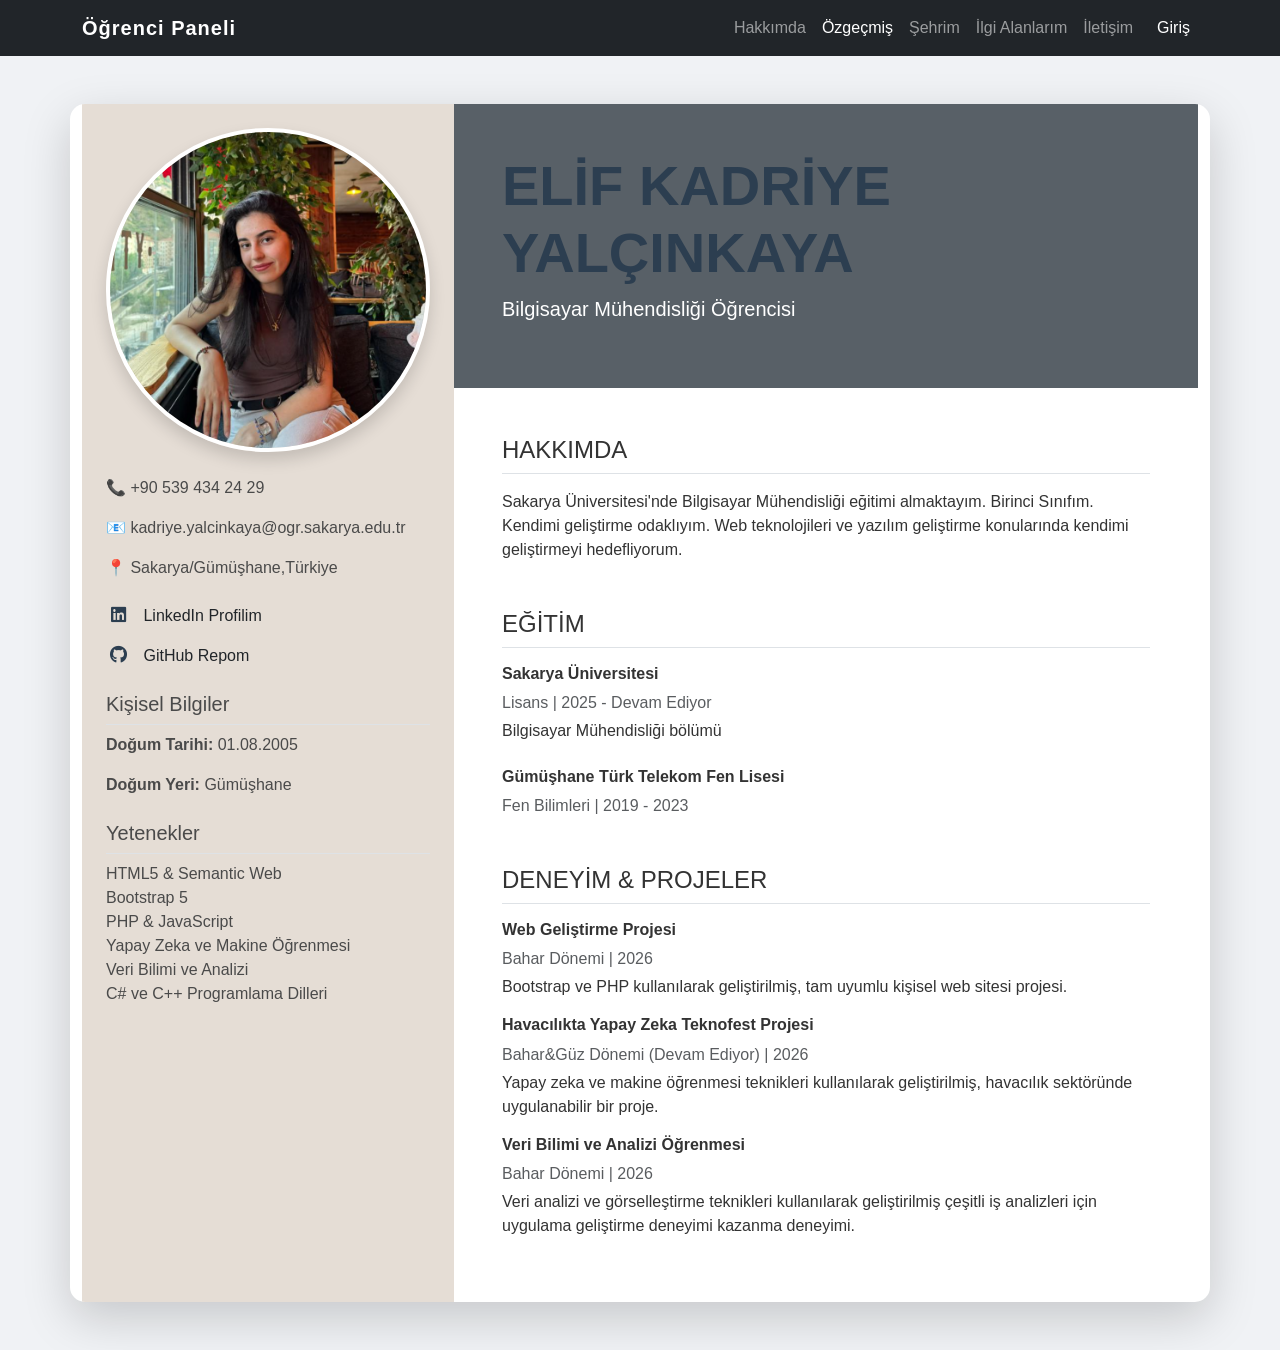
<file: cv.html>
<!DOCTYPE html>
<html lang="tr">
<head>
    <meta charset="UTF-8">
    <meta name="viewport" content="width=device-width, initial-scale=1.0">
    <link rel="stylesheet" href="https://cdnjs.cloudflare.com/ajax/libs/font-awesome/6.4.2/css/all.min.css">
    <title>Özgeçmiş | Elif Kadriye Yalçınkaya</title>
    <link href="https://cdn.jsdelivr.net/npm/bootstrap@5.3.0/dist/css/bootstrap.min.css" rel="stylesheet">
    <link rel="stylesheet" href="style.css">
</head>
<body>
    <nav class="navbar navbar-expand-lg navbar-dark bg-dark sticky-top">
        <div class="container">
            <a class="navbar-brand" href="index.html">Öğrenci Paneli</a>
            <button class="navbar-toggler" type="button" data-bs-toggle="collapse" data-bs-target="#navbarNav" aria-controls="navbarNav" aria-expanded="false" aria-label="Menüyü aç">
                <span class="navbar-toggler-icon"></span>
            </button>
            <div class="collapse navbar-collapse" id="navbarNav">
                <ul class="navbar-nav ms-auto">
                    <li class="nav-item"><a class="nav-link" href="index.html">Hakkımda</a></li>
                    <li class="nav-item"><a class="nav-link active" href="cv.html">Özgeçmiş</a></li>
                    <li class="nav-item"><a class="nav-link" href="sehir.html">Şehrim</a></li>
                    <li class="nav-item"><a class="nav-link" href="ilgi.html">İlgi Alanlarım</a></li>
                    <li class="nav-item"><a class="nav-link" href="iletisim.html">İletişim</a></li>
                    <li class="nav-item"><a class="nav-link btn btn-primary text-white ms-lg-2" href="login.html">Giriş</a></li>
                </ul>
            </div>
        </div>
    </nav>


    <div class="container my-5 shadow-lg bg-white rounded-overflow">
        <div class="row g-0">
            <aside class="col-md-4 sidebar p-4">
    <div class="text-center mb-4">
        <img src="img/profil.jpg" class="rounded-circle img-fluid border border-4 border-white shadow" alt="Profil">
    </div>
    
    <section class="contact-info mb-4">
                    <p><strong>📞</strong> +90 539 434 24 29</p>
                    <p><strong>📧</strong> kadriye.yalcinkaya@ogr.sakarya.edu.tr</p>
                    <p><strong>📍</strong> Sakarya/Gümüşhane,Türkiye</p>
                </section>
        <section class="contact-info mb-4">
        <div class="mt-3">
            <p>
                <a href="https://www.linkedin.com/in/elifkadriye1" target="_blank" class="text-decoration-none text-dark">
                    <i class="fab fa-linkedin me-2 text-primary"></i> LinkedIn Profilim
                </a>
            </p>
            <p>
                <a href="https://github.com/EliffKadriye" target="_blank" class="text-decoration-none text-dark">
                    <i class="fab fa-github me-2"></i> GitHub Repom
                </a>
            </p>
        </div>
    </section>
    <section class="personal-info mb-4">
                    <h3 class="h5 border-bottom pb-2">Kişisel Bilgiler</h3>
                    <p><strong>Doğum Tarihi:</strong> 01.08.2005</p>
                    <p><strong>Doğum Yeri:</strong> Gümüşhane</p>
                </section>

                <section class="skills">
                    <h3 class="h5 border-bottom pb-2">Yetenekler</h3>
                    <ul class="list-unstyled">
                        <li>HTML5 & Semantic Web</li>
                        <li>Bootstrap 5</li>
                        <li>PHP & JavaScript</li>
                        <li>Yapay Zeka ve Makine Öğrenmesi</li>
                        <li>Veri Bilimi ve Analizi</li>
                        <li>C# ve C++ Programlama Dilleri</li>
                    </ul>
                </section>
    </aside>

            <main class="col-md-8">
                <header class="bg-dark text-white p-5">
                    <h1 class="display-4 fw-bold">ELİF KADRİYE YALÇINKAYA</h1>
                    <p class="lead">Bilgisayar Mühendisliği Öğrencisi</p>
                </header>

                <div class="p-5">
                    <section class="mb-5">
                        <h2 class="h4 border-bottom pb-2 mb-3">HAKKIMDA</h2>
                        <p>Sakarya Üniversitesi'nde Bilgisayar Mühendisliği eğitimi almaktayım. Birinci Sınıfım. Kendimi geliştirme odaklıyım. Web teknolojileri ve yazılım geliştirme konularında kendimi geliştirmeyi hedefliyorum.</p>
                    </section>

                    <section class="mb-5">
                        <h2 class="h4 border-bottom pb-2 mb-3">EĞİTİM</h2>
                        <article class="mb-4">
                            <h3 class="h6 fw-bold">Sakarya Üniversitesi</h3>
                            <p class="text-muted mb-1">Lisans | 2025 - Devam Ediyor</p>
                            <p>Bilgisayar Mühendisliği bölümü </p>
                        </article>
                        
                        <article>
                            <h3 class="h6 fw-bold">Gümüşhane Türk Telekom Fen Lisesi </h3>
                            <p class="text-muted mb-1">Fen Bilimleri | 2019 - 2023 </p>
                        </article>
                    </section>

                    <section>
                        <h2 class="h4 border-bottom pb-2 mb-3">DENEYİM & PROJELER</h2>
                        <article>
                            <h3 class="h6 fw-bold">Web Geliştirme Projesi</h3>
                            <p class="text-muted mb-1">Bahar Dönemi | 2026</p>
                            <p>Bootstrap ve PHP kullanılarak geliştirilmiş, tam uyumlu kişisel web sitesi projesi.</p>
                            <h3 class="h6 fw-bold"> Havacılıkta Yapay Zeka Teknofest Projesi </h3>
                            <p class="text-muted mb-1">Bahar&Güz Dönemi (Devam Ediyor) | 2026</p>
                            <p>Yapay zeka ve makine öğrenmesi teknikleri kullanılarak geliştirilmiş, havacılık sektöründe uygulanabilir bir proje.</p>
                            <h3 class="h6 fw-bold">Veri Bilimi ve Analizi Öğrenmesi </h3>
                            <p class="text-muted mb-1">Bahar Dönemi | 2026</p>
                            <p>Veri analizi ve görselleştirme teknikleri kullanılarak geliştirilmiş çeşitli iş analizleri için uygulama geliştirme deneyimi kazanma deneyimi.</p>
                        </article>
                    </section>
                </div>
            </main>
        </div>
    </div>

    <script src="https://cdn.jsdelivr.net/npm/bootstrap@5.3.0/dist/js/bootstrap.bundle.min.js"></script>
</body>
</html>
</file>
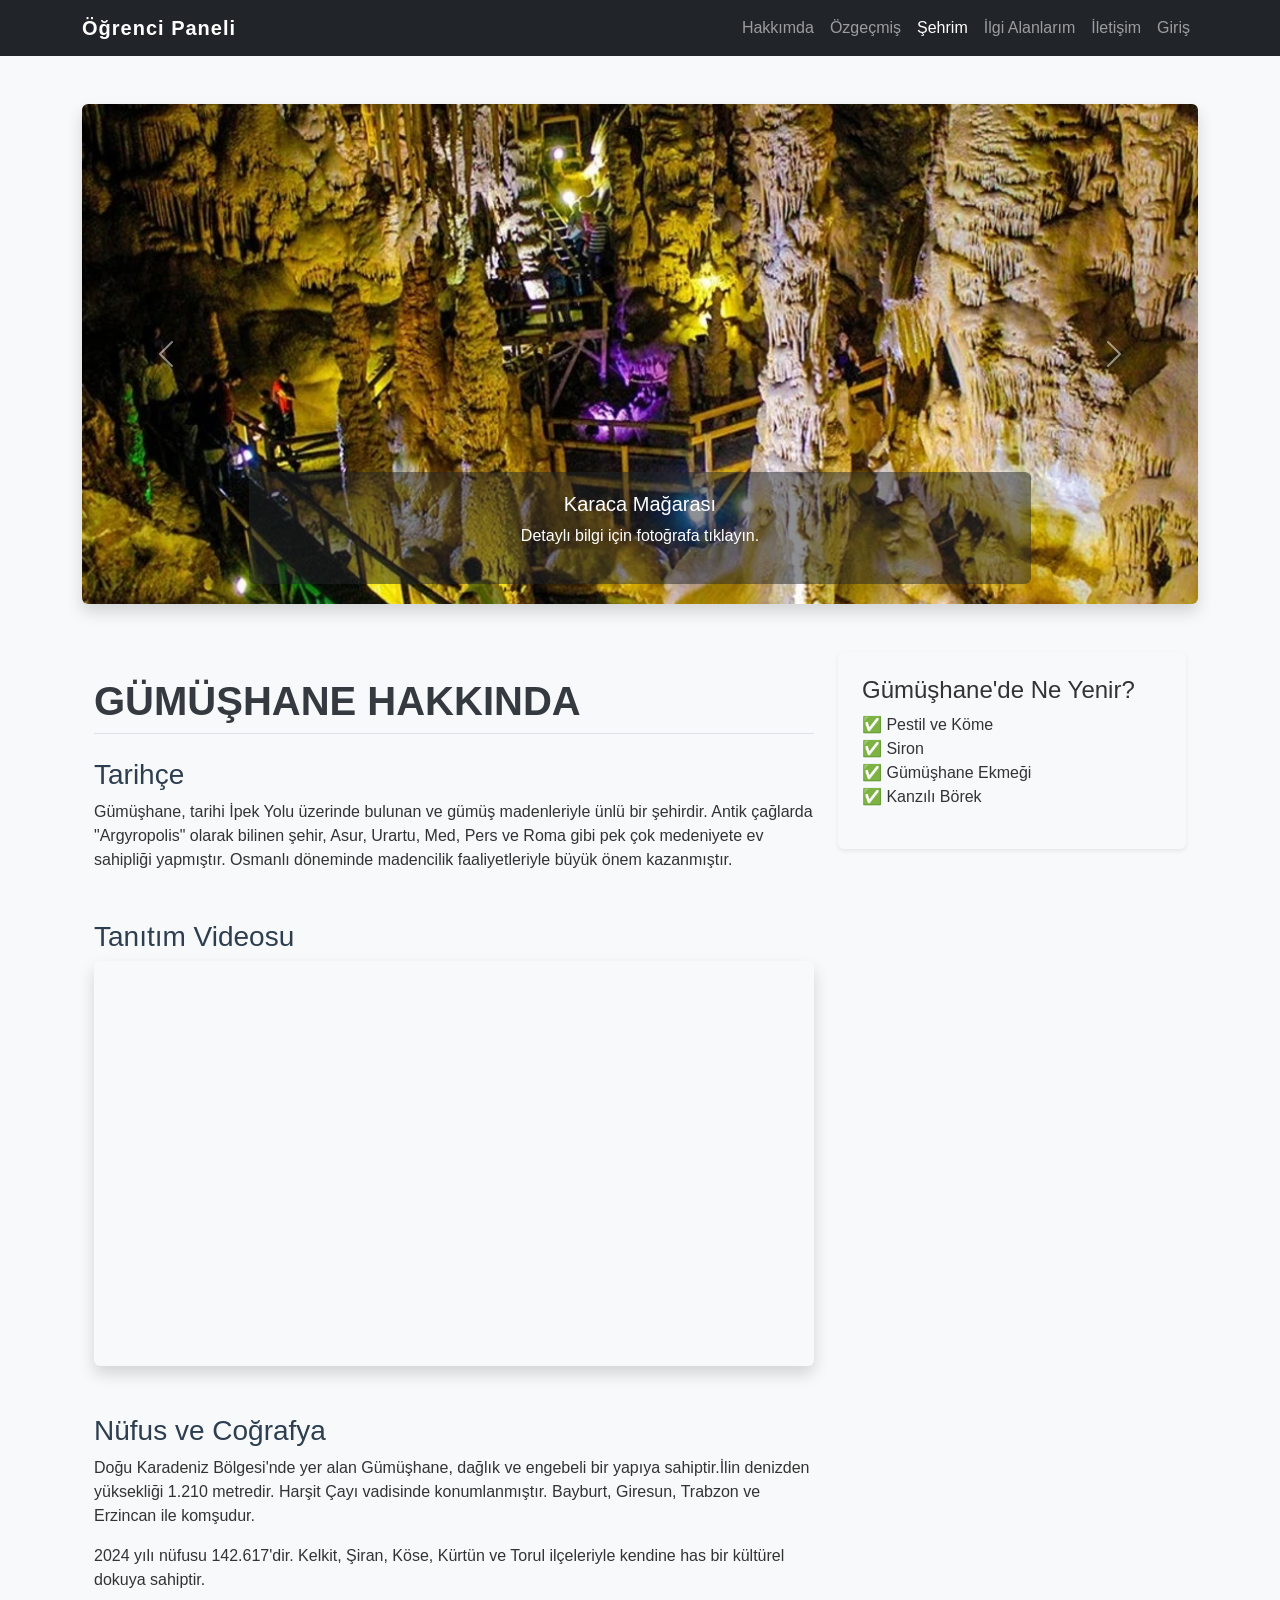
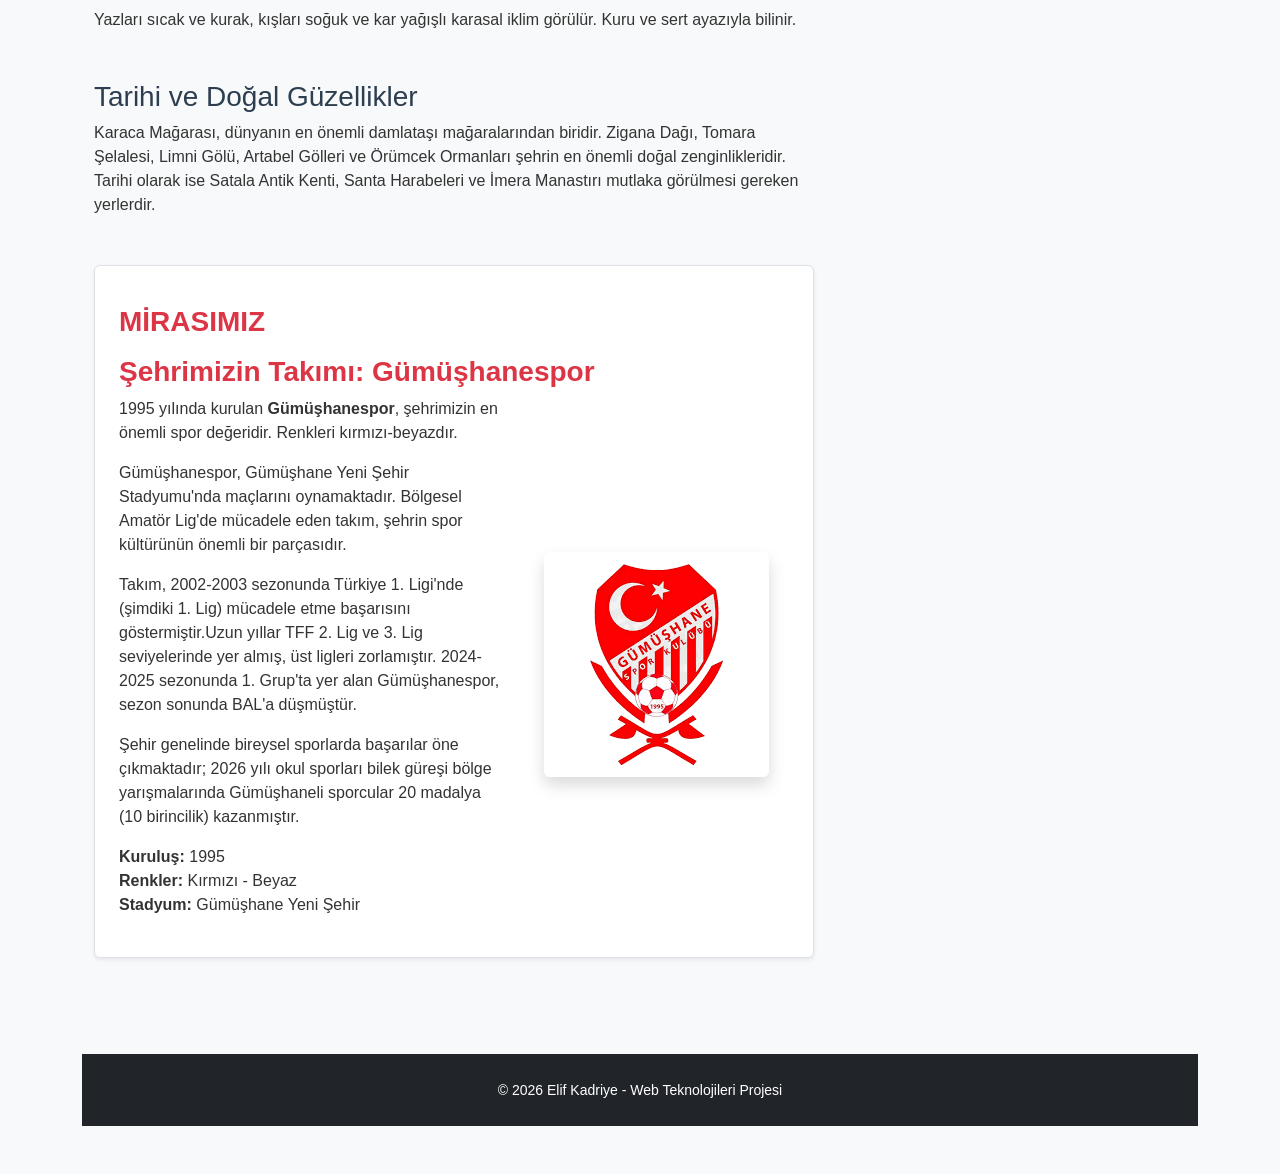
<file: sehir.html>
<!DOCTYPE html>
<html lang="tr">
<head>
    <meta charset="UTF-8">
    <meta name="viewport" content="width=device-width, initial-scale=1.0">
    <title>Şehrim | Gümüşhane</title>
    <link href="https://cdn.jsdelivr.net/npm/bootstrap@5.3.0/dist/css/bootstrap.min.css" rel="stylesheet">
    <link rel="stylesheet" href="style.css"> 
</head>
<body class="d-flex flex-column min-vh-100 bg-light">

    <nav class="navbar navbar-expand-lg navbar-dark bg-dark sticky-top">
        <div class="container">
            <a class="navbar-brand" href="index.html">Öğrenci Paneli</a>
            <div class="collapse navbar-collapse" id="navbarNav">
                <ul class="navbar-nav ms-auto">
                    <li class="nav-item"><a class="nav-link" href="index.html">Hakkımda</a></li>
                    <li class="nav-item"><a class="nav-link" href="cv.html">Özgeçmiş</a></li>
                    <li class="nav-item"><a class="nav-link active" href="sehir.html">Şehrim</a></li>
                    <li class="nav-item"><a class="nav-link" href="ilgi.html">İlgi Alanlarım</a></li>
                    <li class="nav-item"><a class="nav-link" href="iletisim.html">İletişim</a></li>
                    <li class="nav-item"><a class="nav-link" href="login.html">Giriş</a></li>
                </ul>
            </div>
        </div>
    </nav>

    <main class="container my-5">
        <div id="carouselExampleCaptions" class="carousel slide shadow rounded overflow-hidden mb-5" data-bs-ride="carousel">
            <div class="carousel-inner">
                
                <div class="carousel-item active">
                    <a href="https://tr.wikipedia.org/wiki/Karaca_Mağarası" target="_blank">
                        <img src="img/karaca.jpg" class="d-block w-100 carousel-img" alt="Karaca Mağarası">
                        <div class="carousel-caption d-none d-md-block bg-dark bg-opacity-50 rounded">
                            <h5>Karaca Mağarası</h5>
                            <p>Detaylı bilgi için fotoğrafa tıklayın.</p>
                        </div>
                    </a>
                </div>

                <div class="carousel-item">
                    <a href="https://tr.wikipedia.org/wiki/Tomara_Şelalesi" target="_blank">
                        <img src="img/tomara.jpg" class="d-block w-100 carousel-img" alt="Tomara Şelalesi">
                        <div class="carousel-caption d-none d-md-block bg-dark bg-opacity-50 rounded">
                            <h5>Tomara Şelalesi</h5>
                            <p>Detaylı bilgi için fotoğrafa tıklayın.</p>
                        </div>
                    </a>
                </div>

                <div class="carousel-item">
                    <a href="https://tr.wikipedia.org/wiki/Artabel_Gölleri_Tabiat_Parkı" target="_blank">
                        <img src="img/artabel.jpg" class="d-block w-100 carousel-img" alt="Artabel Gölleri">
                        <div class="carousel-caption d-none d-md-block bg-dark bg-opacity-50 rounded">
                            <h5>Artabel Gölleri</h5>
                            <p>Detaylı bilgi için fotoğrafa tıklayın.</p>
                        </div>
                    </a>
                </div>

                <div class="carousel-item">
                    <a href="https://tr.wikipedia.org/wiki/Gümüşhane" target="_blank">
                        <img src="img/merkez.jpg" class="d-block w-100 carousel-img" alt="Gümüşhane Şehir Merkezi">
                        <div class="carousel-caption d-none d-md-block bg-dark bg-opacity-50 rounded">
                            <h5>Gümüşhane Şehir Merkezi</h5>
                            <p>Detaylı bilgi için fotoğrafa tıklayın.</p>
                        </div>
                    </a>
                </div>

            </div>
            <button class="carousel-control-prev" type="button" data-bs-target="#carouselExampleCaptions" data-bs-slide="prev">
                <span class="carousel-control-prev-icon"></span>
            </button>
            <button class="carousel-control-next" type="button" data-bs-target="#carouselExampleCaptions" data-bs-slide="next">
                <span class="carousel-control-next-icon"></span>
            </button>
        </div>

       <main class="container my-5">
        <section class="row">
            <div class="col-md-8">
                <h2 class="display-6 fw-bold border-bottom pb-2 mb-4">Gümüşhane Hakkında</h2>
                
                <article class="mb-5">
                    <h3>Tarihçe</h3>
                    <p>Gümüşhane, tarihi İpek Yolu üzerinde bulunan ve gümüş madenleriyle ünlü bir şehirdir. Antik çağlarda "Argyropolis" olarak bilinen şehir, Asur, Urartu, Med, Pers ve Roma gibi pek çok medeniyete ev sahipliği yapmıştır. Osmanlı döneminde madencilik faaliyetleriyle büyük önem kazanmıştır.</p>
                </article>

                <article class="mb-5">
                    <h3>Tanıtım Videosu</h3>
                    <div class="ratio ratio-16x9 rounded shadow overflow-hidden">
                        <iframe 
                            src="https://www.youtube.com/embed/9YV8Xrel9ds"
                            title="Gümüşhane Tanıtım Videosu"
                            allowfullscreen>
                        </iframe>
                    </div>
                </article>

                <article class="mb-5">
                    <h3>Nüfus ve Coğrafya</h3>
                    <p>Doğu Karadeniz Bölgesi'nde yer alan Gümüşhane, dağlık ve engebeli bir yapıya sahiptir.İlin denizden yüksekliği 1.210 metredir. Harşit Çayı vadisinde konumlanmıştır. Bayburt, Giresun, Trabzon ve Erzincan ile komşudur.</p>
                    <p> 2024 yılı nüfusu 142.617'dir. Kelkit, Şiran, Köse, Kürtün ve Torul ilçeleriyle kendine has bir kültürel dokuya sahiptir.</p>
                    <p>Yazları sıcak ve kurak, kışları soğuk ve kar yağışlı karasal iklim görülür. Kuru ve sert ayazıyla bilinir. </p>
                </article>

                <article class="mb-5">
                    <h3>Tarihi ve Doğal Güzellikler</h3>
                    <p>Karaca Mağarası, dünyanın en önemli damlataşı mağaralarından biridir. Zigana Dağı, Tomara Şelalesi, Limni Gölü, Artabel Gölleri ve Örümcek Ormanları şehrin en önemli doğal zenginlikleridir. Tarihi olarak ise Satala Antik Kenti, Santa Harabeleri ve İmera Manastırı mutlaka görülmesi gereken yerlerdir.</p>
                </article>

                <article class="mb-5 p-4 border rounded shadow-sm bg-white"> 
                    <h3 class="text-danger fw-bold">  <P>MİRASIMIZ</P> Şehrimizin Takımı: Gümüşhanespor</h3>
                 <div class="row align-items-center">
                        <div class="col-lg-7">
                            <p>1995 yılında kurulan <strong>Gümüşhanespor</strong>, şehrimizin en önemli spor değeridir. Renkleri kırmızı-beyazdır.</p>
                            <p>Gümüşhanespor, Gümüşhane Yeni Şehir Stadyumu'nda maçlarını oynamaktadır. Bölgesel Amatör Lig'de mücadele eden takım, şehrin spor kültürünün önemli bir parçasıdır.</p>
                             <P> Takım, 2002-2003 sezonunda Türkiye 1. Ligi'nde (şimdiki 1. Lig) mücadele etme başarısını göstermiştir.Uzun yıllar TFF 2. Lig ve 3. Lig seviyelerinde yer almış, üst ligleri zorlamıştır.
                                2024-2025 sezonunda 1. Grup'ta yer alan Gümüşhanespor, sezon sonunda BAL'a düşmüştür.
                                <P> Şehir genelinde bireysel sporlarda başarılar öne çıkmaktadır; 2026 yılı okul sporları bilek güreşi bölge yarışmalarında Gümüşhaneli sporcular 20 madalya (10 birincilik) kazanmıştır.</P>
                             
                                </P>
                            <ul class="list-unstyled">
                                <li><strong>Kuruluş:</strong> 1995</li>
                                <li><strong>Renkler:</strong> Kırmızı - Beyaz</li>
                                <li><strong>Stadyum:</strong> Gümüşhane Yeni Şehir</li>
                            </ul>
                        </div>
                        <div class="col-lg-5 text-center">
                            <img src="img/gumushanespor.jpg" alt="Gümüşhanespor" class="img-fluid rounded shadow">
                        </div>
                    </div>
                </article>
                
                               </div> <aside class="col-md-4">
                <div class="p-4 bg-light rounded shadow-sm sticky-top" style="top: 100px;">
                    <h4>Gümüşhane'de Ne Yenir?</h4>
                    <ul class="list-unstyled">
                        <li>✅ Pestil ve Köme</li>
                        <li>✅ Siron</li>
                        <li>✅ Gümüşhane Ekmeği</li>
                        <li>✅ Kanzılı Börek</li>
                    </ul>
                </div>
            </aside>
        </section>
    </main>

    <footer class="bg-dark text-white py-4 mt-auto">
        <div class="container text-center">
            <small>&copy; 2026 Elif Kadriye - Web Teknolojileri Projesi</small>
        </div>
    </footer>

    <script src="https://cdn.jsdelivr.net/npm/bootstrap@5.3.0/dist/js/bootstrap.bundle.min.js"></script>
</body>
</html>
</file>
<file: style.css>
body {
    font-family: 'Segoe UI', Tahoma, Geneva, Verdana, sans-serif;
    background-color: #f8f9fa;
}

.navbar-brand {
    font-weight: bold;
    letter-spacing: 1px;
}
/* 1. Genel Ayarlar */
body {
    background-color: #f0f2f5;
    font-family: 'Segoe UI', Tahoma, Geneva, Verdana, sans-serif;
    color: #333;
    margin: 0;
    padding: 0;
}

/* 2. CV Konteyner Yapısı */
.rounded-overflow {
    overflow: hidden;
    border-radius: 15px;
    background: #fff;
}

/* 3. Sol Sidebar (Bej Bölüm) */
.sidebar {
    background-color: #e5ddd5; /* Görseldeki bej tonu */
    color: #4a4a4a;
    min-height: 100%;
}

/* 4. Sağ Başlık ( Gri Bölüm) */
header.bg-dark {
    background-color: #586067!important; 
    padding: 3rem !important;
}

/* 5. İletişim & Bağlantılar  */
.contact-info a {
    transition: all 0.3s ease;
    display: inline-block;
    color: #4a4a4a;
}

.contact-info a:hover {
    color: #0d6efd !important;
    transform: translateX(5px);
}

/* İkonların rengini ve boyutunu garantiye alalım */
.contact-info i {
    display: inline-block !important;
    color: #2c3e50 !important; /* Koyu gri/lacivert tonu */
    font-size: 1.1rem;
    width: 25px;
    text-align: center;
}
.fa-linkedin {
    color: #0077b5 !important; /* LinkedIn mavisi */
}

/* 6. İçerik Başlıkları ve Yazılar */
section h2 {
    color: #343a40;
    font-weight: bold;
    text-transform: uppercase;
    border-bottom: 2px solid #e5ddd5;
    padding-bottom: 10px;
    margin-top: 25px;
}

article h3 {
    color: #2c3e50;
    margin-top: 15px;
}
/* Bu kod, resmi bozmadan (en-boy oranını koruyarak) çerçeveye sığdırır */
.carousel-item img {
    height: 500px;
    object-fit: cover; /* Resmi kırparak alanı doldurur, görüntüyü basmaz */
    object-position: center; /* Resmin tam ortasını odaklar */
}
/* İlgi Alanlarım sayfasındaki ana başlık için */
.display-4.fw-bold.text-primary {
    color: #2c3e50 !important; /* Bootstrap'in mavi rengini ezer */
}

/* Sayfa içindeki diğer alt başlıklar için (Opsiyonel) */
h1, h2 {
    color: #2c3e50;
}
/* Şehrim sayfası Carousel (Atlıkarınca) Stilleri */
.carousel-item a {
    cursor: pointer;
    display: block;
}

/* Fotoğrafların boyutunu sabitlemek ve uyumlu hale getirmek için */
.carousel-img {
    height: 500px;
    object-fit: cover;
}
/* Mobil hamburger menü - zorla görünür */
.navbar-toggler {
    display: block !important;
    border: 2px solid rgba(255,255,255,0.6) !important;
    padding: 6px 10px !important;
    border-radius: 4px !important;
}

.navbar-toggler-icon {
    display: inline-block !important;
    width: 1.5em !important;
    height: 1.5em !important;
    background-image: url("data:image/svg+xml,%3csvg xmlns='http://www.w3.org/2000/svg' viewBox='0 0 30 30'%3e%3cpath stroke='rgba%28255%2c255%2c255%2c0.85%29' stroke-linecap='round' stroke-miterlimit='10' stroke-width='2' d='M4 7h22M4 15h22M4 23h22'/%3e%3c/svg%3e") !important;
    background-repeat: no-repeat !important;
    background-size: 100% !important;
}

@media (min-width: 992px) {
    .navbar-toggler {
        display: none !important;
    }
}
</file>
